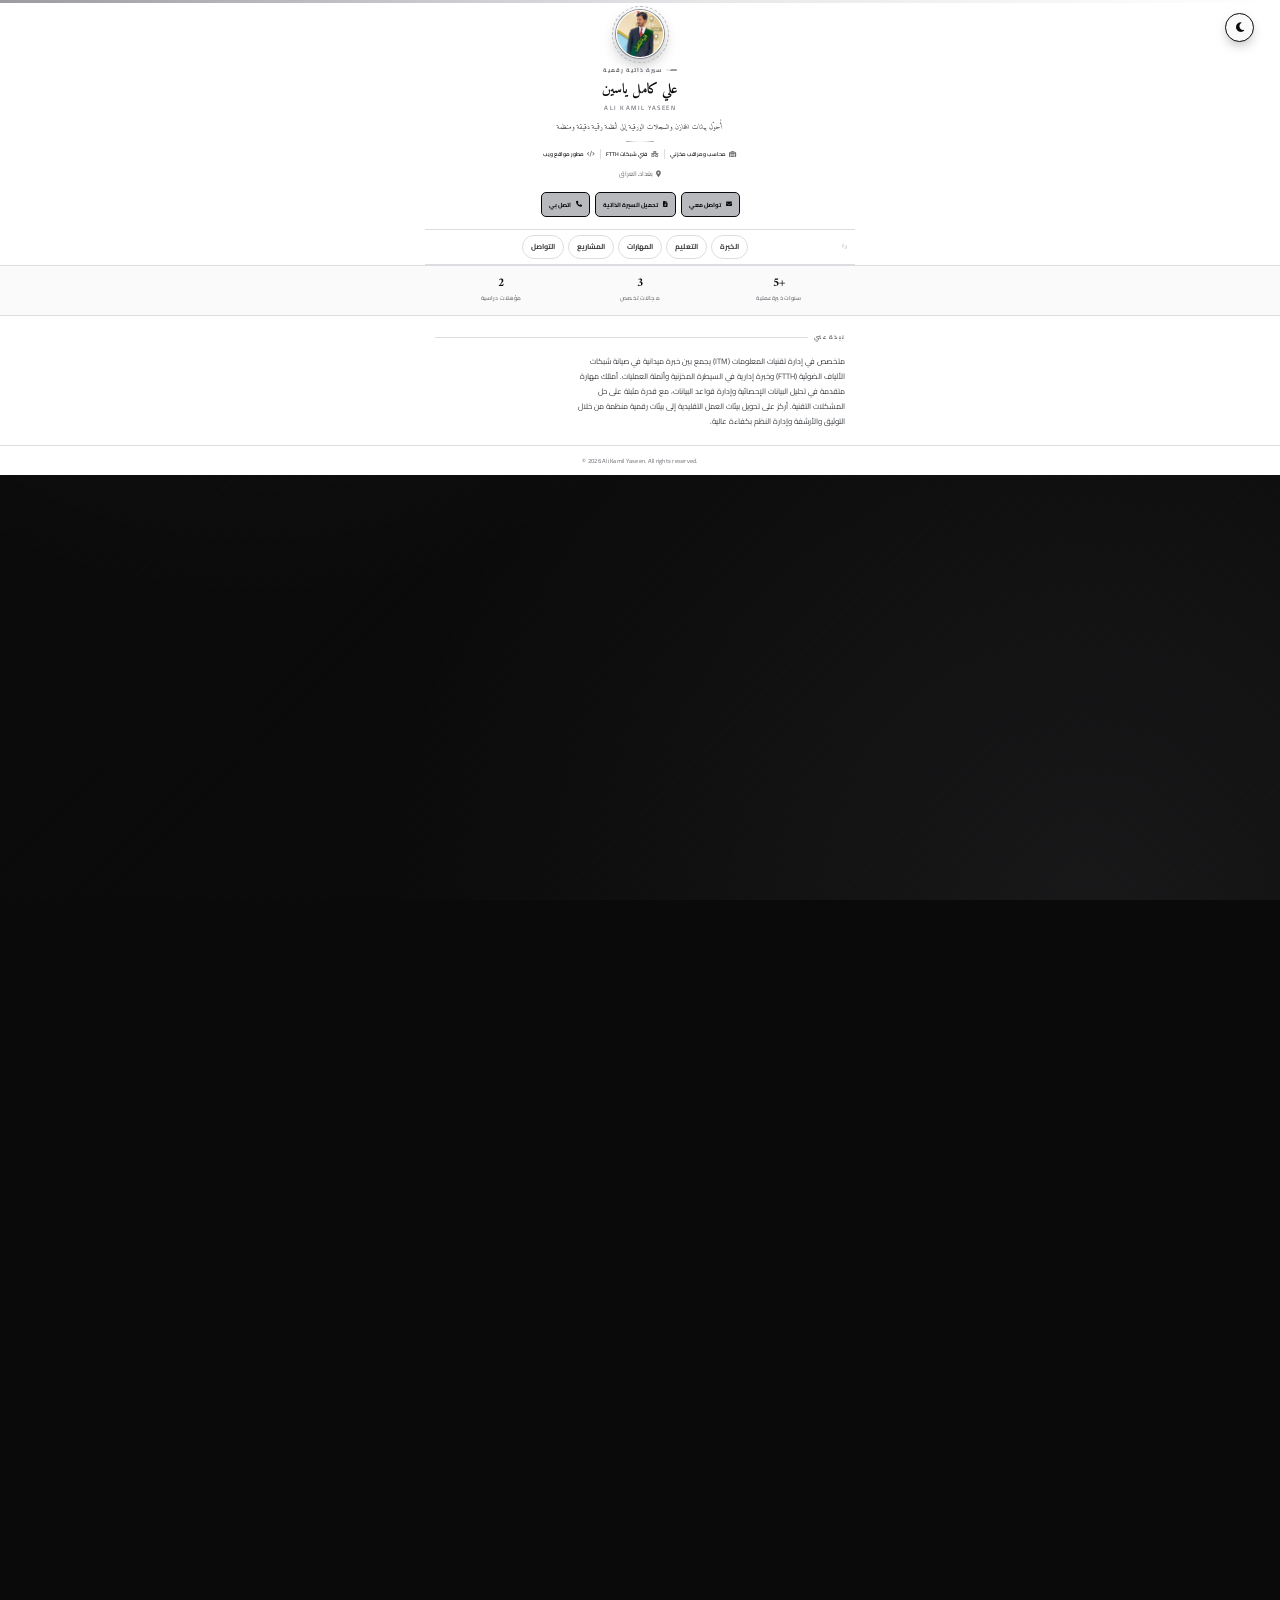
<file: index.html>
<!DOCTYPE html>
<html lang="ar" dir="rtl">
<head>
  <meta charset="UTF-8">
  <title>علي كامل ياسين | Ali Kamil</title>
  <meta name="description" content="علي كامل ياسين - محاسب سيطرة مخزنية، فني شبكات FTTH، بكالوريوس إدارة تقنيات المعلومات">
  <meta name="viewport" content="width=device-width, initial-scale=1">
  <link rel="canonical" href="https://lo-oxll.github.io/ali/">
  <link rel="icon" href="favicon.jpeg" type="image/jpeg">
  <link rel="apple-touch-icon" href="apple-touch-icon.png">
  <link rel="manifest" href="manifest.json">
  <meta name="theme-color" content="#0a0a0b">

  <!-- Open Graph / Twitter Card — update the URLs above if the site is hosted at a different address -->
  <meta property="og:type" content="profile">
  <meta property="og:title" content="علي كامل ياسين | Ali Kamil">
  <meta property="og:description" content="محاسب ومراقب مخزني، فني شبكات FTTH، ومطور مواقع ويب — بغداد، العراق">
  <meta property="og:image" content="https://lo-oxll.github.io/ali/og-image.jpeg">
  <meta property="og:url" content="https://lo-oxll.github.io/ali/">
  <meta property="og:locale" content="ar_IQ">
  <meta name="twitter:card" content="summary_large_image">
  <meta name="twitter:title" content="علي كامل ياسين | Ali Kamil">
  <meta name="twitter:description" content="محاسب ومراقب مخزني، فني شبكات FTTH، ومطور مواقع ويب — بغداد، العراق">
  <meta name="twitter:image" content="https://lo-oxll.github.io/ali/og-image.jpeg">

  <script type="application/ld+json">
  {
    "@context": "https://schema.org",
    "@type": "Person",
    "name": "Ali Kamil Yaseen",
    "alternateName": "علي كامل ياسين",
    "jobTitle": "محاسب ومراقب مخزني",
    "address": { "@type": "PostalAddress", "addressLocality": "بغداد", "addressCountry": "IQ" },
    "email": "mailto:alikamilyaseen@gmail.com",
    "telephone": "+9647733456798",
    "url": "https://lo-oxll.github.io/ali/",
    "image": "https://lo-oxll.github.io/ali/og-image.jpeg",
    "worksFor": {
      "@type": "Organization",
      "name": "مطبعة شهداء الشرطة — وزارة الداخلية"
    },
    "alumniOf": [
      {
        "@type": "CollegeOrUniversity",
        "name": "الجامعة التقنية الوسطى — الكلية التقنية الإدارية"
      },
      {
        "@type": "CollegeOrUniversity",
        "name": "الجامعة التقنية الوسطى — معهد الإدارة، الرصافة"
      }
    ],
    "sameAs": [
      "https://github.com/lo-oxll",
      "https://www.linkedin.com/in/alikamilyaseen",
      "https://www.instagram.com/lo_oxll",
      "https://www.facebook.com/profile.php?id=100010347520733",
      "https://t.me/lo_oxll",
      "https://twitch.tv/lo_oxll"
    ]
  }
  </script>

  <link rel="preconnect" href="https://fonts.googleapis.com">
  <link rel="preconnect" href="https://fonts.gstatic.com" crossorigin>
  <link href="https://fonts.googleapis.com/css2?family=Amiri:wght@400;700&family=Cairo:wght@400;500;600;700&display=swap" rel="stylesheet">
  <link rel="stylesheet" href="https://cdnjs.cloudflare.com/ajax/libs/font-awesome/6.5.2/css/all.min.css">
  <link rel="stylesheet" href="styles.css">
  <script>
    (function () {
      try {
        var saved = localStorage.getItem('theme');
        var theme = saved || (window.matchMedia('(prefers-color-scheme: dark)').matches ? 'dark' : 'light');
        document.documentElement.setAttribute('data-theme', theme);
      } catch (e) {}
    })();
  </script>
</head>

<body>
  <main class="card" id="card">
    <div class="card__band"></div>

    <!-- ============ HERO ============ -->
    <section class="hero" id="hero">
      <div class="seal">
        <picture>
          <source srcset="avatar-96.webp 96w, avatar-128.webp 128w, avatar-256.webp 256w" sizes="96px" type="image/webp">
          <img class="seal__img" srcset="avatar-96.jpeg 96w, avatar-128.jpeg 128w, avatar-256.jpeg 256w" sizes="96px" src="avatar-96.jpeg" alt="علي كامل ياسين" width="96" height="96" loading="eager" fetchpriority="high">
        </picture>
      </div>

      <div class="hero__eyebrow"><span class="ribbon" aria-hidden="true"></span> سيرة ذاتية رقمية</div>

      <h1>علي كامل ياسين</h1>
      <div class="name-en" lang="en" dir="ltr">Ali Kamil Yaseen</div>

      <p class="tagline">أُحوّل بيانات المخازن والسجلات الورقية إلى أنظمة رقمية دقيقة ومنظمة</p>

      <div class="rule"></div>

      <div class="roles">
        <span class="role-badge"><i class="fa-solid fa-warehouse" aria-hidden="true"></i> محاسب ومراقب مخزني</span>
        <span class="role-badge"><i class="fa-solid fa-network-wired" aria-hidden="true"></i> فني شبكات FTTH</span>
        <span class="role-badge"><i class="fa-solid fa-code" aria-hidden="true"></i> مطور مواقع ويب</span>
      </div>

      <div class="hero__location">
        <i class="fa-solid fa-location-dot" aria-hidden="true"></i>
        بغداد، العراق
      </div>

      <div class="hero__ctas">
        <a class="cta-btn cta-btn--primary" href="mailto:alikamilyaseen@gmail.com">
          <i class="fa-solid fa-envelope" aria-hidden="true"></i> تواصل معي
        </a>
        <a class="cta-btn cta-btn--primary" href="cv-ali-kamil-yaseen.pdf" download="Ali-Kamil-Yaseen-CV.pdf">
          <i class="fa-solid fa-file-arrow-down" aria-hidden="true"></i> تحميل السيرة الذاتية
        </a>
        <a class="cta-btn cta-btn--primary" href="tel:+9647733456798">
          <i class="fa-solid fa-phone" aria-hidden="true"></i> اتصل بي
        </a>
      </div>
    </section>

    <!-- ============ SECTION NAV (tabs) ============ -->
    <nav class="site-nav" aria-label="التنقل بين الأقسام">
      <a class="site-nav__mark" href="#hero" aria-label="الرئيسية">
        <span class="dot" aria-hidden="true"></span>
      </a>
      <div class="site-nav__links" role="tablist">
        <button class="site-nav__link" type="button" data-tab-target="experience" role="tab" aria-selected="false" aria-controls="experience">الخبرة</button>
        <button class="site-nav__link" type="button" data-tab-target="education" role="tab" aria-selected="false" aria-controls="education">التعليم</button>
        <button class="site-nav__link" type="button" data-tab-target="skills" role="tab" aria-selected="false" aria-controls="skills">المهارات</button>
        <button class="site-nav__link" type="button" data-tab-target="projects" role="tab" aria-selected="false" aria-controls="projects">المشاريع</button>
        <a class="site-nav__link" href="https://lo-oxll.github.io/lo_oxl/" target="_blank" rel="noopener noreferrer">التواصل</a>
      </div>
    </nav>

    <button class="theme-toggle" id="themeToggle" type="button" aria-label="تبديل الوضع الليلي والنهاري">
      <i class="fa-solid fa-sun" aria-hidden="true"></i>
      <i class="fa-solid fa-moon" aria-hidden="true"></i>
    </button>

    <!-- ============ STATS ============ -->
    <section class="stats" aria-label="لمحة سريعة">
      <div class="stats__inner">
        <div class="stat">
          <div class="stat__num">+5</div>
          <div class="stat__label">سنوات خبرة عملية</div>
        </div>
        <div class="stat">
          <div class="stat__num">3</div>
          <div class="stat__label">مجالات تخصص</div>
        </div>
        <div class="stat">
          <div class="stat__num">2</div>
          <div class="stat__label">مؤهلات دراسية</div>
        </div>
      </div>
    </section>

    <!-- ============ TAB PANELS ============ -->
    <div class="tab-panels" id="tabPanels" aria-live="polite">

    <!-- ============ ABOUT (always visible, not a tab) ============ -->
    <section class="section about is-static" id="about">
      <div class="section-label">نبذة عني</div>
      <p>
        متخصص في إدارة تقنيات المعلومات (ITM) يجمع بين خبرة ميدانية في صيانة شبكات
        الألياف الضوئية (FTTH) وخبرة إدارية في السيطرة المخزنية وأتمتة العمليات.
        أمتلك مهارة متقدمة في تحليل البيانات الإحصائية وإدارة قواعد البيانات، مع قدرة
        مثبتة على حل المشكلات التقنية. أركز على تحويل بيئات العمل التقليدية إلى بيئات
        رقمية منظمة من خلال التوثيق والأرشفة وإدارة النظم بكفاءة عالية.
      </p>
    </section>

    <!-- ============ EXPERIENCE ============ -->
    <section class="section experience tab-panel" id="experience" role="tabpanel" hidden>
      <div class="section-label">الخبرة المهنية</div>
      <ul class="timeline">
        <li>
          <div class="timeline__date">يناير 2026 – الآن</div>
          <div class="timeline__role">محاسب ومراقب مخزني وحسابات</div>
          <div class="timeline__org">مطبعة شهداء الشرطة — وزارة الداخلية، بغداد</div>
          <ul class="timeline__list">
            <li>إدارة وتنظيم حركة المخزون والسيطرة على الصادرات والواردات</li>
            <li>إجراء الجرد الدوري ومطابقة البيانات الحسابية والمخزنية</li>
            <li>أتمتة السجلات الورقية وتحويلها إلى تقارير رقمية دقيقة</li>
          </ul>
        </li>
        <li>
          <div class="timeline__date">حزيران 2021 – أكتوبر 2025</div>
          <div class="timeline__role">فني شبكات ضوئية (FTTH)</div>
          <div class="timeline__org">شركات اتصالات — مواقع متعددة، بغداد</div>
          <ul class="timeline__list">
            <li>تنفيذ وصيانة تمديدات الكابل الضوئي لضمان استقرار الخدمة</li>
            <li>تشخيص الأعطال الفنية الميدانية وإجراء عمليات اللحام والفحص التقني</li>
            <li>العمل ضمن فرق الدعم الفني للبنى التحتية لشبكات الاتصالات</li>
          </ul>
        </li>
        <li>
          <div class="timeline__date">تموز 2020 – مايو 2021</div>
          <div class="timeline__role">موظف مبيعات</div>
          <div class="timeline__org">محل ذهب برازيلي (مجوهرات)، بغداد</div>
          <ul class="timeline__list">
            <li>إدارة عمليات البيع المباشر وضمان دقة الحسابات المالية اليومية</li>
            <li>تطوير مهارات التواصل مع الزبائن وتقديم استشارات حول المنتجات</li>
            <li>تنظيم المعروضات وإدارة العهود والموجودات بدقة عالية</li>
          </ul>
        </li>
      </ul>
    </section>

    <!-- ============ EDUCATION ============ -->
    <section class="section education tab-panel" id="education" role="tabpanel" hidden>
      <div class="section-label">التعليم</div>
      <div class="edu-list">
        <div class="edu-item">
          <div class="edu-item__icon"><i class="fa-solid fa-graduation-cap" aria-hidden="true"></i></div>
          <div>
            <div class="edu-item__degree">بكالوريوس إدارة تقنيات المعلومات (IT Management)</div>
            <div class="edu-item__place">الكلية التقنية الإدارية — الجامعة التقنية الوسطى، بغداد</div>
            <div class="edu-item__date">2023 – 2026</div>
          </div>
        </div>
        <div class="edu-item">
          <div class="edu-item__icon"><i class="fa-solid fa-award" aria-hidden="true"></i></div>
          <div>
            <div class="edu-item__degree">دبلوم تقنيات الإحصاء — فرع المعلوماتية</div>
            <div class="edu-item__place">معهد الإدارة، الرصافة — الجامعة التقنية الوسطى، بغداد</div>
            <div class="edu-item__date">2021 – 2023</div>
          </div>
        </div>
      </div>
    </section>

    <!-- ============ SKILLS ============ -->
    <section class="section skills tab-panel" id="skills" role="tabpanel" hidden>
      <div class="section-label">المهارات</div>

      <div class="skill-group">
        <div class="skill-group__title">تقنية</div>
        <div class="skill-tags">
          <span class="skill-tag">إدارة قواعد البيانات</span>
          <span class="skill-tag">تحليل البيانات (SPSS)</span>
          <span class="skill-tag">الأرشفة الرقمية</span>
          <span class="skill-tag">Microsoft Office</span>
          <span class="skill-tag">أدوات الذكاء الاصطناعي</span>
        </div>
      </div>

      <div class="skill-group">
        <div class="skill-group__title">إدارية</div>
        <div class="skill-tags">
          <span class="skill-tag">الرقابة والسيطرة المخزنية</span>
          <span class="skill-tag">أتمتة العمليات</span>
          <span class="skill-tag">إعداد الموازنات التقديرية</span>
        </div>
      </div>

      <div class="skill-group">
        <div class="skill-group__title">ميدانية</div>
        <div class="skill-tags">
          <span class="skill-tag">تمديد وصيانة شبكات FTTH</span>
          <span class="skill-tag">صيانة كاميرات المراقبة (CCTV)</span>
        </div>
      </div>
    </section>

    <!-- ============ PROJECTS ============ -->
    <section class="section projects tab-panel" id="projects" role="tabpanel" hidden>
      <div class="section-label">المشاريع على GitHub</div>
      <p class="contact-lead">جميع المستودعات العامة في حسابي — بعضها أنظمة إدارة مخازن وحسابات، وبعضها متاجر إلكترونية ومشاريع تجريبية.</p>
            <div class="project-grid">
        <div class="project-card project-card--skeleton" aria-hidden="true"></div>
        <div class="project-card project-card--skeleton" aria-hidden="true"></div>
        <div class="project-card project-card--skeleton" aria-hidden="true"></div>
      </div>

      <a class="cta-btn cta-btn--ghost project-grid__more" href="https://github.com/lo-oxll?tab=repositories" target="_blank" rel="noopener noreferrer">
        <i class="fa-brands fa-github" aria-hidden="true"></i> عرض كل المستودعات على GitHub
      </a>
    </section>

    <!-- ============ CONTACT ============ -->
    <section class="section contact tab-panel" id="contact" role="tabpanel" hidden>
      <div class="section-label">التواصل</div>
      <p class="contact-lead">متاح للتواصل بخصوص فرص العمل أو المشاريع المشتركة. أسرع وسيلة هي البريد الإلكتروني أو الهاتف.</p>

      <div class="link-grid">
        <a class="btn" href="mailto:alikamilyaseen@gmail.com">
          <span class="icon"><i class="fa-solid fa-envelope" aria-hidden="true"></i></span> E-mail
        </a>
        <a class="btn" href="tel:+9647733456798">
          <span class="icon"><i class="fa-solid fa-phone" aria-hidden="true"></i></span> Phone
        </a>
        <a class="btn" href="https://www.linkedin.com/in/alikamilyaseen" target="_blank" rel="noopener noreferrer">
          <span class="icon"><i class="fa-brands fa-linkedin-in" aria-hidden="true"></i></span> LinkedIn
        </a>
        <a class="btn" href="https://github.com/lo-oxll" target="_blank" rel="noopener noreferrer">
          <span class="icon"><i class="fa-brands fa-github" aria-hidden="true"></i></span> GitHub
        </a>
        <a class="btn" href="https://www.instagram.com/lo_oxll?igsh=MWx0dmxpbTU3bXlyNQ%3D%3D&utm_source=qr" target="_blank" rel="noopener noreferrer">
          <span class="icon"><i class="fa-brands fa-instagram" aria-hidden="true"></i></span> Instagram
        </a>
        <a class="btn" href="https://www.facebook.com/profile.php?id=100010347520733" target="_blank" rel="noopener noreferrer">
          <span class="icon"><i class="fa-brands fa-facebook-f" aria-hidden="true"></i></span> Facebook
        </a>
        <a class="btn" href="https://t.me/lo_oxll" target="_blank" rel="noopener noreferrer">
          <span class="icon"><i class="fa-brands fa-telegram" aria-hidden="true"></i></span> Telegram
        </a>
        <a class="btn" href="https://discord.com/users/994903778153201676" target="_blank" rel="noopener noreferrer">
          <span class="icon"><i class="fa-brands fa-discord" aria-hidden="true"></i></span> Discord
        </a>
        <a class="btn" href="https://twitch.tv/lo_oxll" target="_blank" rel="noopener noreferrer">
          <span class="icon"><i class="fa-brands fa-twitch" aria-hidden="true"></i></span> Twitch
        </a>
      </div>
    </section>

    </div>

    <div class="card__footer">
      <span>© 2026 Ali Kamil Yaseen. All rights reserved.</span>
    </div>

    <a href="#hero" class="skip-top" aria-label="العودة إلى الأعلى">
      <i class="fa-solid fa-arrow-up" aria-hidden="true"></i>
    </a>
  </main>

  <script src="script.js"></script>
</body>
</html>
</file>
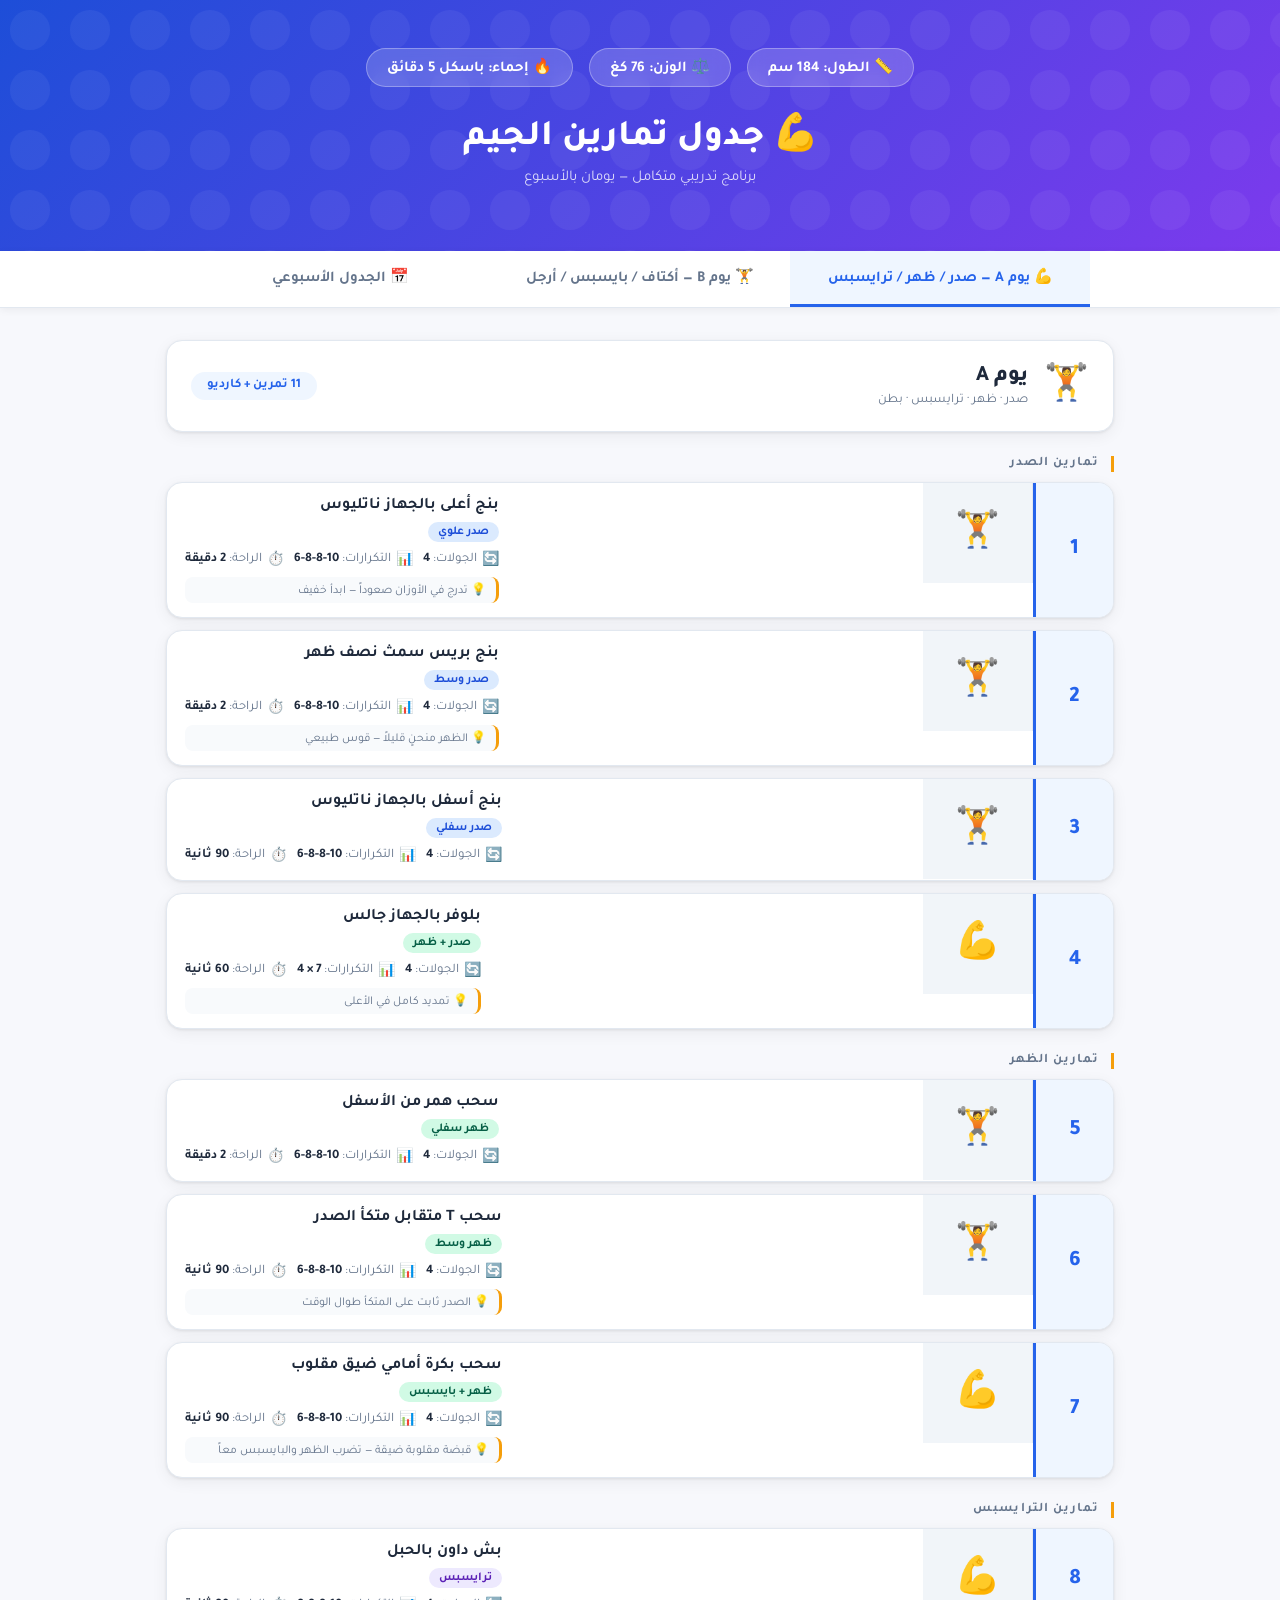
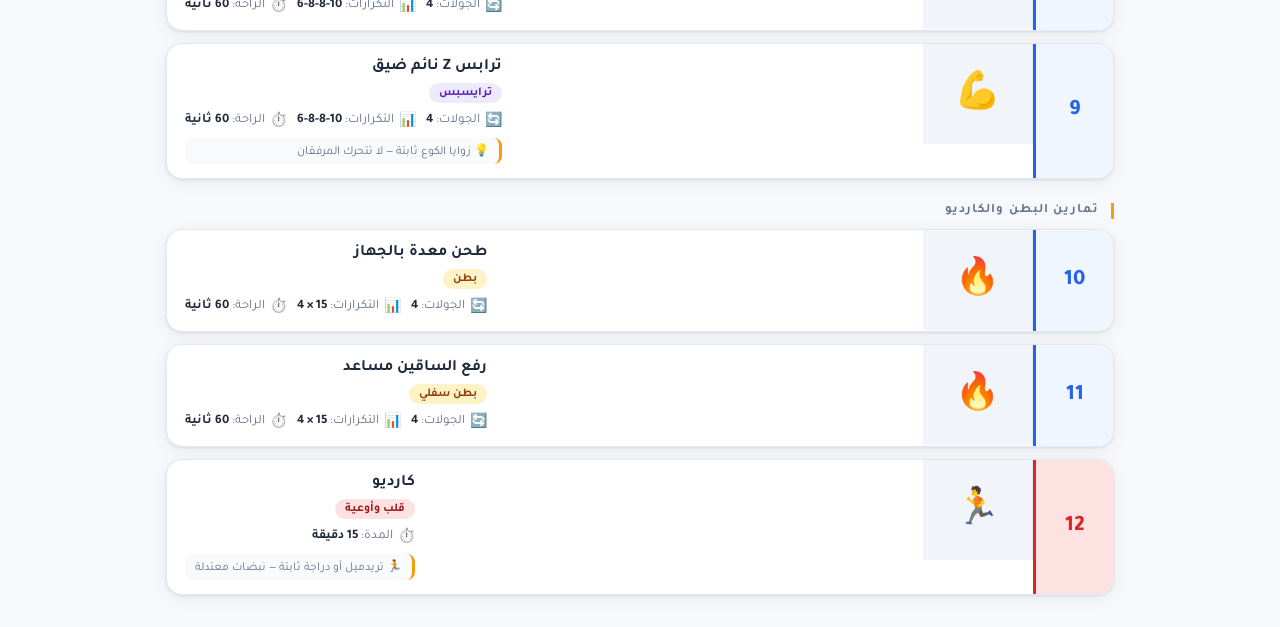
<file: ali.html>
<!DOCTYPE html>
<html lang="ar" dir="rtl">
<head>
<meta charset="UTF-8">
<meta name="viewport" content="width=device-width, initial-scale=1.0">
<title>جدول تمارين الجيم</title>
<link href="https://fonts.googleapis.com/css2?family=Tajawal:wght@300;400;500;700;800&display=swap" rel="stylesheet">
<style>
  :root {
    --bg: #F7F8FC;
    --card: #FFFFFF;
    --primary: #2563EB;
    --primary-light: #EFF6FF;
    --secondary: #7C3AED;
    --secondary-light: #F5F3FF;
    --accent: #F59E0B;
    --accent-light: #FFFBEB;
    --green: #059669;
    --green-light: #ECFDF5;
    --red: #DC2626;
    --text: #1E293B;
    --text-muted: #64748B;
    --border: #E2E8F0;
    --shadow: 0 1px 3px rgba(0,0,0,.08), 0 4px 16px rgba(0,0,0,.06);
    --shadow-lg: 0 8px 32px rgba(0,0,0,.1);
    --radius: 16px;
  }
  * { box-sizing: border-box; margin: 0; padding: 0; }
  body {
    font-family: 'Tajawal', sans-serif;
    background: var(--bg);
    color: var(--text);
    min-height: 100vh;
  }

  /* ── Header ── */
  .hero {
    background: linear-gradient(135deg, #1D4ED8 0%, #7C3AED 100%);
    padding: 48px 24px 64px;
    text-align: center;
    position: relative;
    overflow: hidden;
  }
  .hero::before {
    content: '';
    position: absolute; inset: 0;
    background: url("data:image/svg+xml,%3Csvg width='60' height='60' viewBox='0 0 60 60' xmlns='http://www.w3.org/2000/svg'%3E%3Cg fill='none' fill-rule='evenodd'%3E%3Cg fill='%23ffffff' fill-opacity='0.05'%3E%3Ccircle cx='30' cy='30' r='20'/%3E%3C/g%3E%3C/g%3E%3C/svg%3E");
  }
  .hero-stats {
    display: flex; gap: 16px; justify-content: center; flex-wrap: wrap; margin-bottom: 24px;
  }
  .stat-pill {
    background: rgba(255,255,255,.18);
    border: 1px solid rgba(255,255,255,.3);
    backdrop-filter: blur(8px);
    padding: 8px 20px; border-radius: 100px;
    color: #fff; font-size: 15px; font-weight: 600;
  }
  .hero h1 { font-size: 36px; font-weight: 800; color: #fff; position: relative; }
  .hero p { color: rgba(255,255,255,.8); font-size: 15px; margin-top: 8px; position: relative; }

  /* ── Tabs ── */
  .tabs-wrap { background: var(--card); border-bottom: 1px solid var(--border); position: sticky; top: 0; z-index: 10; box-shadow: 0 2px 8px rgba(0,0,0,.06); }
  .tabs { display: flex; max-width: 900px; margin: 0 auto; }
  .tab {
    flex: 1; padding: 16px; text-align: center; font-weight: 700; font-size: 15px;
    cursor: pointer; border-bottom: 3px solid transparent; color: var(--text-muted);
    transition: all .2s; user-select: none;
  }
  .tab:hover { color: var(--primary); background: var(--primary-light); }
  .tab.active { color: var(--primary); border-bottom-color: var(--primary); background: var(--primary-light); }
  .tab.tab-b.active { color: var(--secondary); border-bottom-color: var(--secondary); background: var(--secondary-light); }
  .tab.tab-b:hover { color: var(--secondary); background: var(--secondary-light); }
  .tab.tab-w.active { color: var(--accent); border-bottom-color: var(--accent); background: var(--accent-light); }
  .tab.tab-w:hover { color: var(--accent); background: var(--accent-light); }

  /* ── Content ── */
  .content { max-width: 980px; margin: 32px auto; padding: 0 16px; }
  .section { display: none; }
  .section.active { display: block; animation: fadeIn .3s ease; }
  @keyframes fadeIn { from { opacity:0; transform:translateY(8px); } to { opacity:1; transform:translateY(0); } }

  /* ── Day header ── */
  .day-header {
    display: flex; align-items: center; gap: 16px;
    background: var(--card); border-radius: var(--radius);
    padding: 20px 24px; margin-bottom: 20px;
    box-shadow: var(--shadow); border: 1px solid var(--border);
  }
  .day-icon { font-size: 36px; }
  .day-title { font-size: 22px; font-weight: 800; }
  .day-sub { font-size: 13px; color: var(--text-muted); margin-top: 3px; }
  .day-badge {
    margin-right: auto; padding: 6px 16px; border-radius: 100px;
    font-size: 13px; font-weight: 700;
  }
  .badge-a { background: var(--primary-light); color: var(--primary); }
  .badge-b { background: var(--secondary-light); color: var(--secondary); }

  /* ── Exercise Card ── */
  .exercise-card {
    background: var(--card); border-radius: var(--radius);
    border: 1px solid var(--border); box-shadow: var(--shadow);
    margin-bottom: 12px; overflow: hidden;
    display: grid; grid-template-columns: 80px 1fr auto;
    transition: box-shadow .2s, transform .15s;
  }
  .exercise-card:hover { box-shadow: var(--shadow-lg); transform: translateY(-2px); }

  .ex-num {
    display: flex; align-items: center; justify-content: center;
    font-size: 22px; font-weight: 800; color: var(--primary);
    background: var(--primary-light); min-width: 80px;
    border-left: 3px solid var(--primary);
  }
  .ex-num.purple { color: var(--secondary); background: var(--secondary-light); border-color: var(--secondary); }

  .ex-img-wrap {
    width: 110px; min-width: 110px;
    background: #f1f5f9;
    display: flex; align-items: center; justify-content: center; overflow: hidden;
    border-right: 1px solid var(--border);
  }
  .ex-img-wrap img {
    width: 100%; height: 100%; object-fit: cover;
    transition: transform .3s;
  }
  .exercise-card:hover .ex-img-wrap img { transform: scale(1.05); }
  .ex-img-placeholder {
    font-size: 36px; text-align: center;
  }

  .ex-body { padding: 14px 18px; flex: 1; }
  .ex-name { font-size: 16px; font-weight: 700; margin-bottom: 6px; }
  .ex-muscle {
    display: inline-block; font-size: 12px; font-weight: 600;
    padding: 3px 10px; border-radius: 100px; margin-bottom: 8px;
  }
  .muscle-chest { background: #DBEAFE; color: #1D4ED8; }
  .muscle-back  { background: #D1FAE5; color: #065F46; }
  .muscle-tri   { background: #EDE9FE; color: #5B21B6; }
  .muscle-abs   { background: #FEF3C7; color: #92400E; }
  .muscle-cardio{ background: #FEE2E2; color: #991B1B; }
  .muscle-shoulder{ background: #CFFAFE; color: #0E7490; }
  .muscle-bi    { background: #FFE4E6; color: #9F1239; }
  .muscle-leg   { background: #F3E8FF; color: #6B21A8; }
  .muscle-calf  { background: #ECFDF5; color: #065F46; }
  .muscle-trap  { background: #E0F2FE; color: #0369A1; }

  .ex-stats { display: flex; gap: 10px; flex-wrap: wrap; }
  .ex-stat {
    display: flex; align-items: center; gap: 5px;
    font-size: 13px; color: var(--text-muted);
  }
  .ex-stat strong { color: var(--text); font-weight: 700; }
  .ex-stat .icon { font-size: 14px; }

  .ex-note {
    margin-top: 7px; font-size: 12px; color: var(--text-muted);
    background: #F8FAFC; border-radius: 8px; padding: 5px 10px;
    border-right: 3px solid var(--accent);
  }

  /* ── Weekly Schedule ── */
  .week-grid { display: grid; grid-template-columns: repeat(7, 1fr); gap: 10px; margin-bottom: 32px; }
  .week-day {
    border-radius: 14px; padding: 16px 10px; text-align: center;
    border: 1px solid var(--border); box-shadow: var(--shadow);
  }
  .week-day .day-label { font-size: 12px; font-weight: 600; color: var(--text-muted); margin-bottom: 6px; }
  .week-day .day-type { font-size: 13px; font-weight: 700; }
  .week-day.type-a { background: var(--primary-light); border-color: #BFDBFE; }
  .week-day.type-a .day-type { color: var(--primary); }
  .week-day.type-b { background: var(--secondary-light); border-color: #DDD6FE; }
  .week-day.type-b .day-type { color: var(--secondary); }
  .week-day.type-rest { background: #F8FAFC; }
  .week-day.type-rest .day-type { color: var(--text-muted); }

  .tips-grid { display: grid; grid-template-columns: repeat(auto-fit, minmax(240px, 1fr)); gap: 14px; }
  .tip-card {
    background: var(--card); border-radius: var(--radius);
    border: 1px solid var(--border); padding: 18px 20px;
    box-shadow: var(--shadow); display: flex; gap: 14px; align-items: flex-start;
  }
  .tip-icon { font-size: 28px; }
  .tip-title { font-size: 14px; font-weight: 700; margin-bottom: 4px; }
  .tip-val { font-size: 13px; color: var(--text-muted); }

  @media (max-width: 640px) {
    .exercise-card { grid-template-columns: 52px 90px 1fr; }
    .ex-num { min-width: 52px; font-size: 18px; }
    .ex-img-wrap { width: 90px; min-width: 90px; }
    .week-grid { grid-template-columns: repeat(4, 1fr); }
    .hero h1 { font-size: 26px; }
  }

  .section-title {
    font-size: 13px; font-weight: 700; text-transform: uppercase;
    letter-spacing: .08em; color: var(--text-muted);
    margin: 24px 0 10px; padding-right: 12px;
    border-right: 3px solid var(--accent);
  }
</style>
</head>
<body>

<div class="hero">
  <div class="hero-stats">
    <span class="stat-pill">📏 الطول: 184 سم</span>
    <span class="stat-pill">⚖️ الوزن: 76 كغ</span>
    <span class="stat-pill">🔥 إحماء: باسكل 5 دقائق</span>
  </div>
  <h1>💪 جدول تمارين الجيم</h1>
  <p>برنامج تدريبي متكامل — يومان بالأسبوع</p>
</div>

<div class="tabs-wrap">
  <div class="tabs">
    <div class="tab active" onclick="showTab('a')">💪 يوم A — صدر / ظهر / ترايسبس</div>
    <div class="tab tab-b" onclick="showTab('b')">🏋️ يوم B — أكتاف / بايسبس / أرجل</div>
    <div class="tab tab-w" onclick="showTab('w')">📅 الجدول الأسبوعي</div>
  </div>
</div>

<div class="content">

  <!-- ===== DAY A ===== -->
  <div class="section active" id="sec-a">
    <div class="day-header">
      <div class="day-icon">🏋️</div>
      <div>
        <div class="day-title">يوم A</div>
        <div class="day-sub">صدر · ظهر · ترايسبس · بطن</div>
      </div>
      <span class="day-badge badge-a">11 تمرين + كارديو</span>
    </div>

    <div class="section-title">تمارين الصدر</div>

    <!-- 1 -->
    <div class="exercise-card">
      <div class="ex-num">1</div>
      <div class="ex-img-wrap" style="height:100px">
        <img src="https://www.inspireusafoundation.org/wp-content/uploads/2022/11/machine-chest-press.gif" alt="بنج أعلى ناتليوس" onerror="this.parentElement.innerHTML='<div class=ex-img-placeholder>🏋️</div>'">
      </div>
      <div class="ex-body">
        <div class="ex-name">بنج أعلى بالجهاز ناتليوس</div>
        <span class="ex-muscle muscle-chest">صدر علوي</span>
        <div class="ex-stats">
          <div class="ex-stat"><span class="icon">🔄</span><span>الجولات: <strong>4</strong></span></div>
          <div class="ex-stat"><span class="icon">📊</span><span>التكرارات: <strong>10-8-8-6</strong></span></div>
          <div class="ex-stat"><span class="icon">⏱️</span><span>الراحة: <strong>2 دقيقة</strong></span></div>
        </div>
        <div class="ex-note">💡 تدرج في الأوزان صعوداً — ابدأ خفيف</div>
      </div>
    </div>

    <!-- 2 -->
    <div class="exercise-card">
      <div class="ex-num">2</div>
      <div class="ex-img-wrap" style="height:100px">
        <img src="https://www.inspireusafoundation.org/wp-content/uploads/2022/11/smith-machine-bench-press.gif" alt="بنج بريس سمث" onerror="this.parentElement.innerHTML='<div class=ex-img-placeholder>🏋️</div>'">
      </div>
      <div class="ex-body">
        <div class="ex-name">بنج بريس سمث نصف ظهر</div>
        <span class="ex-muscle muscle-chest">صدر وسط</span>
        <div class="ex-stats">
          <div class="ex-stat"><span class="icon">🔄</span><span>الجولات: <strong>4</strong></span></div>
          <div class="ex-stat"><span class="icon">📊</span><span>التكرارات: <strong>10-8-8-6</strong></span></div>
          <div class="ex-stat"><span class="icon">⏱️</span><span>الراحة: <strong>2 دقيقة</strong></span></div>
        </div>
        <div class="ex-note">💡 الظهر منحنٍ قليلاً — قوس طبيعي</div>
      </div>
    </div>

    <!-- 3 -->
    <div class="exercise-card">
      <div class="ex-num">3</div>
      <div class="ex-img-wrap" style="height:100px">
        <img src="https://www.inspireusafoundation.org/wp-content/uploads/2022/11/machine-decline-chest-press.gif" alt="بنج أسفل ناتليوس" onerror="this.parentElement.innerHTML='<div class=ex-img-placeholder>🏋️</div>'">
      </div>
      <div class="ex-body">
        <div class="ex-name">بنج أسفل بالجهاز ناتليوس</div>
        <span class="ex-muscle muscle-chest">صدر سفلي</span>
        <div class="ex-stats">
          <div class="ex-stat"><span class="icon">🔄</span><span>الجولات: <strong>4</strong></span></div>
          <div class="ex-stat"><span class="icon">📊</span><span>التكرارات: <strong>10-8-8-6</strong></span></div>
          <div class="ex-stat"><span class="icon">⏱️</span><span>الراحة: <strong>90 ثانية</strong></span></div>
        </div>
      </div>
    </div>

    <!-- 4 -->
    <div class="exercise-card">
      <div class="ex-num">4</div>
      <div class="ex-img-wrap" style="height:100px">
        <img src="https://www.inspireusafoundation.org/wp-content/uploads/2022/11/machine-pullover.gif" alt="بلوفر جالس" onerror="this.parentElement.innerHTML='<div class=ex-img-placeholder>💪</div>'">
      </div>
      <div class="ex-body">
        <div class="ex-name">بلوفر بالجهاز جالس</div>
        <span class="ex-muscle muscle-back">صدر + ظهر</span>
        <div class="ex-stats">
          <div class="ex-stat"><span class="icon">🔄</span><span>الجولات: <strong>4</strong></span></div>
          <div class="ex-stat"><span class="icon">📊</span><span>التكرارات: <strong>7 × 4</strong></span></div>
          <div class="ex-stat"><span class="icon">⏱️</span><span>الراحة: <strong>60 ثانية</strong></span></div>
        </div>
        <div class="ex-note">💡 تمديد كامل في الأعلى</div>
      </div>
    </div>

    <div class="section-title">تمارين الظهر</div>

    <!-- 5 -->
    <div class="exercise-card">
      <div class="ex-num">5</div>
      <div class="ex-img-wrap" style="height:100px">
        <img src="https://www.inspireusafoundation.org/wp-content/uploads/2022/09/seated-cable-row.gif" alt="سحب همر من الأسفل" onerror="this.parentElement.innerHTML='<div class=ex-img-placeholder>🏋️</div>'">
      </div>
      <div class="ex-body">
        <div class="ex-name">سحب همر من الأسفل</div>
        <span class="ex-muscle muscle-back">ظهر سفلي</span>
        <div class="ex-stats">
          <div class="ex-stat"><span class="icon">🔄</span><span>الجولات: <strong>4</strong></span></div>
          <div class="ex-stat"><span class="icon">📊</span><span>التكرارات: <strong>10-8-8-6</strong></span></div>
          <div class="ex-stat"><span class="icon">⏱️</span><span>الراحة: <strong>2 دقيقة</strong></span></div>
        </div>
      </div>
    </div>

    <!-- 6 -->
    <div class="exercise-card">
      <div class="ex-num">6</div>
      <div class="ex-img-wrap" style="height:100px">
        <img src="https://www.inspireusafoundation.org/wp-content/uploads/2022/11/chest-supported-t-bar-row.gif" alt="سحب T متكأ الصدر" onerror="this.parentElement.innerHTML='<div class=ex-img-placeholder>🏋️</div>'">
      </div>
      <div class="ex-body">
        <div class="ex-name">سحب T متقابل متكأ الصدر</div>
        <span class="ex-muscle muscle-back">ظهر وسط</span>
        <div class="ex-stats">
          <div class="ex-stat"><span class="icon">🔄</span><span>الجولات: <strong>4</strong></span></div>
          <div class="ex-stat"><span class="icon">📊</span><span>التكرارات: <strong>10-8-8-6</strong></span></div>
          <div class="ex-stat"><span class="icon">⏱️</span><span>الراحة: <strong>90 ثانية</strong></span></div>
        </div>
        <div class="ex-note">💡 الصدر ثابت على المتكأ طوال الوقت</div>
      </div>
    </div>

    <!-- 7 -->
    <div class="exercise-card">
      <div class="ex-num">7</div>
      <div class="ex-img-wrap" style="height:100px">
        <img src="https://www.inspireusafoundation.org/wp-content/uploads/2022/11/reverse-grip-lat-pulldown.gif" alt="بكرة ضيق مقلوب" onerror="this.parentElement.innerHTML='<div class=ex-img-placeholder>💪</div>'">
      </div>
      <div class="ex-body">
        <div class="ex-name">سحب بكرة أمامي ضيق مقلوب</div>
        <span class="ex-muscle muscle-back">ظهر + بايسبس</span>
        <div class="ex-stats">
          <div class="ex-stat"><span class="icon">🔄</span><span>الجولات: <strong>4</strong></span></div>
          <div class="ex-stat"><span class="icon">📊</span><span>التكرارات: <strong>10-8-8-6</strong></span></div>
          <div class="ex-stat"><span class="icon">⏱️</span><span>الراحة: <strong>90 ثانية</strong></span></div>
        </div>
        <div class="ex-note">💡 قبضة مقلوبة ضيقة — تضرب الظهر والبايسبس معاً</div>
      </div>
    </div>

    <div class="section-title">تمارين الترايسبس</div>

    <!-- 8 -->
    <div class="exercise-card">
      <div class="ex-num">8</div>
      <div class="ex-img-wrap" style="height:100px">
        <img src="https://www.inspireusafoundation.org/wp-content/uploads/2022/11/cable-pushdown-rope.gif" alt="بش داون بالحبل" onerror="this.parentElement.innerHTML='<div class=ex-img-placeholder>💪</div>'">
      </div>
      <div class="ex-body">
        <div class="ex-name">بش داون بالحبل</div>
        <span class="ex-muscle muscle-tri">ترايسبس</span>
        <div class="ex-stats">
          <div class="ex-stat"><span class="icon">🔄</span><span>الجولات: <strong>4</strong></span></div>
          <div class="ex-stat"><span class="icon">📊</span><span>التكرارات: <strong>10-8-8-6</strong></span></div>
          <div class="ex-stat"><span class="icon">⏱️</span><span>الراحة: <strong>60 ثانية</strong></span></div>
        </div>
      </div>
    </div>

    <!-- 9 -->
    <div class="exercise-card">
      <div class="ex-num">9</div>
      <div class="ex-img-wrap" style="height:100px">
        <img src="https://www.inspireusafoundation.org/wp-content/uploads/2022/11/lying-triceps-extension.gif" alt="ترابس Z نائم" onerror="this.parentElement.innerHTML='<div class=ex-img-placeholder>💪</div>'">
      </div>
      <div class="ex-body">
        <div class="ex-name">ترابس Z نائم ضيق</div>
        <span class="ex-muscle muscle-tri">ترايسبس</span>
        <div class="ex-stats">
          <div class="ex-stat"><span class="icon">🔄</span><span>الجولات: <strong>4</strong></span></div>
          <div class="ex-stat"><span class="icon">📊</span><span>التكرارات: <strong>10-8-8-6</strong></span></div>
          <div class="ex-stat"><span class="icon">⏱️</span><span>الراحة: <strong>60 ثانية</strong></span></div>
        </div>
        <div class="ex-note">💡 زوايا الكوع ثابتة — لا تتحرك المرفقان</div>
      </div>
    </div>

    <div class="section-title">تمارين البطن والكارديو</div>

    <!-- 10 -->
    <div class="exercise-card">
      <div class="ex-num">10</div>
      <div class="ex-img-wrap" style="height:100px">
        <img src="https://www.inspireusafoundation.org/wp-content/uploads/2022/11/cable-crunch.gif" alt="طحن معدة" onerror="this.parentElement.innerHTML='<div class=ex-img-placeholder>🔥</div>'">
      </div>
      <div class="ex-body">
        <div class="ex-name">طحن معدة بالجهاز</div>
        <span class="ex-muscle muscle-abs">بطن</span>
        <div class="ex-stats">
          <div class="ex-stat"><span class="icon">🔄</span><span>الجولات: <strong>4</strong></span></div>
          <div class="ex-stat"><span class="icon">📊</span><span>التكرارات: <strong>15 × 4</strong></span></div>
          <div class="ex-stat"><span class="icon">⏱️</span><span>الراحة: <strong>60 ثانية</strong></span></div>
        </div>
      </div>
    </div>

    <!-- 11 -->
    <div class="exercise-card">
      <div class="ex-num">11</div>
      <div class="ex-img-wrap" style="height:100px">
        <img src="https://www.inspireusafoundation.org/wp-content/uploads/2022/09/hanging-leg-raises.gif" alt="رفع الساقين" onerror="this.parentElement.innerHTML='<div class=ex-img-placeholder>🔥</div>'">
      </div>
      <div class="ex-body">
        <div class="ex-name">رفع الساقين مساعد</div>
        <span class="ex-muscle muscle-abs">بطن سفلي</span>
        <div class="ex-stats">
          <div class="ex-stat"><span class="icon">🔄</span><span>الجولات: <strong>4</strong></span></div>
          <div class="ex-stat"><span class="icon">📊</span><span>التكرارات: <strong>15 × 4</strong></span></div>
          <div class="ex-stat"><span class="icon">⏱️</span><span>الراحة: <strong>60 ثانية</strong></span></div>
        </div>
      </div>
    </div>

    <!-- 12 cardio -->
    <div class="exercise-card">
      <div class="ex-num" style="background:#FEE2E2;color:#DC2626;border-color:#DC2626;">12</div>
      <div class="ex-img-wrap" style="height:100px">
        <img src="https://www.inspireusafoundation.org/wp-content/uploads/2022/03/treadmill-running.gif" alt="كارديو" onerror="this.parentElement.innerHTML='<div class=ex-img-placeholder>🏃</div>'">
      </div>
      <div class="ex-body">
        <div class="ex-name">كارديو</div>
        <span class="ex-muscle muscle-cardio">قلب وأوعية</span>
        <div class="ex-stats">
          <div class="ex-stat"><span class="icon">⏱️</span><span>المدة: <strong>15 دقيقة</strong></span></div>
        </div>
        <div class="ex-note">🏃 تريدميل أو دراجة ثابتة — نبضات معتدلة</div>
      </div>
    </div>
  </div>

  <!-- ===== DAY B ===== -->
  <div class="section" id="sec-b">
    <div class="day-header">
      <div class="day-icon">🏋️</div>
      <div>
        <div class="day-title">يوم B</div>
        <div class="day-sub">أكتاف · بايسبس · أرجل · بطن</div>
      </div>
      <span class="day-badge badge-b">11 تمرين + كارديو</span>
    </div>

    <div class="section-title">تمارين الأرجل</div>

    <!-- 1 -->
    <div class="exercise-card">
      <div class="ex-num purple">1</div>
      <div class="ex-img-wrap" style="height:100px">
        <img src="https://www.inspireusafoundation.org/wp-content/uploads/2022/09/seated-calf-raises.gif" alt="ترابس سيقان" onerror="this.parentElement.innerHTML='<div class=ex-img-placeholder>🦵</div>'">
      </div>
      <div class="ex-body">
        <div class="ex-name">ترابس سيقان</div>
        <span class="ex-muscle muscle-trap">ترابيزيوس</span>
        <div class="ex-stats">
          <div class="ex-stat"><span class="icon">🔄</span><span>الجولات: <strong>4</strong></span></div>
          <div class="ex-stat"><span class="icon">📊</span><span>التكرارات: <strong>10-8-8-6</strong></span></div>
          <div class="ex-stat"><span class="icon">⏱️</span><span>الراحة: <strong>90 ثانية</strong></span></div>
        </div>
      </div>
    </div>

    <!-- 2 -->
    <div class="exercise-card">
      <div class="ex-num purple">2</div>
      <div class="ex-img-wrap" style="height:100px">
        <img src="https://www.inspireusafoundation.org/wp-content/uploads/2023/03/leg-press.gif" alt="دفع ماكنة وسط" onerror="this.parentElement.innerHTML='<div class=ex-img-placeholder>🦵</div>'">
      </div>
      <div class="ex-body">
        <div class="ex-name">دفع ماكنة وسط</div>
        <span class="ex-muscle muscle-leg">أكتاف أمامي</span>
        <div class="ex-stats">
          <div class="ex-stat"><span class="icon">🔄</span><span>الجولات: <strong>4</strong></span></div>
          <div class="ex-stat"><span class="icon">📊</span><span>التكرارات: <strong>10-8-8-6</strong></span></div>
          <div class="ex-stat"><span class="icon">⏱️</span><span>الراحة: <strong>2 دقيقة</strong></span></div>
        </div>
      </div>
    </div>

    <!-- 3 -->
    <div class="exercise-card">
      <div class="ex-num purple">3</div>
      <div class="ex-img-wrap" style="height:100px">
        <img src="https://www.inspireusafoundation.org/wp-content/uploads/2022/09/lying-leg-curl.gif" alt="كرل سيقان نائم" onerror="this.parentElement.innerHTML='<div class=ex-img-placeholder>🦵</div>'">
      </div>
      <div class="ex-body">
        <div class="ex-name">كرل سيقان نائم</div>
        <span class="ex-muscle muscle-leg">أوتار الركبة</span>
        <div class="ex-stats">
          <div class="ex-stat"><span class="icon">🔄</span><span>الجولات: <strong>4</strong></span></div>
          <div class="ex-stat"><span class="icon">📊</span><span>التكرارات: <strong>10-8-8-6</strong></span></div>
          <div class="ex-stat"><span class="icon">⏱️</span><span>الراحة: <strong>90 ثانية</strong></span></div>
        </div>
      </div>
    </div>

    <!-- 4 -->
    <div class="exercise-card">
      <div class="ex-num purple">4</div>
      <div class="ex-img-wrap" style="height:100px">
        <img src="https://www.inspireusafoundation.org/wp-content/uploads/2023/06/adductor-machine.gif" alt="دواخل" onerror="this.parentElement.innerHTML='<div class=ex-img-placeholder>🦵</div>'">
      </div>
      <div class="ex-body">
        <div class="ex-name">دواخل (تمرين المقربات)</div>
        <span class="ex-muscle muscle-leg">داخل الفخذ</span>
        <div class="ex-stats">
          <div class="ex-stat"><span class="icon">🔄</span><span>الجولات: <strong>4</strong></span></div>
          <div class="ex-stat"><span class="icon">📊</span><span>التكرارات: <strong>10-8-8-6</strong></span></div>
          <div class="ex-stat"><span class="icon">⏱️</span><span>الراحة: <strong>90 ثانية</strong></span></div>
        </div>
        <div class="ex-note">💡 بعد كرل السيقان مباشرة</div>
      </div>
    </div>

    <!-- 5 -->
    <div class="exercise-card">
      <div class="ex-num purple">5</div>
      <div class="ex-img-wrap" style="height:100px">
        <img src="https://www.inspireusafoundation.org/wp-content/uploads/2022/09/standing-calf-raises.gif" alt="كولف واقف" onerror="this.parentElement.innerHTML='<div class=ex-img-placeholder>🦵</div>'">
      </div>
      <div class="ex-body">
        <div class="ex-name">كولف واقف</div>
        <span class="ex-muscle muscle-calf">ربلة الساق</span>
        <div class="ex-stats">
          <div class="ex-stat"><span class="icon">🔄</span><span>الجولات: <strong>4</strong></span></div>
          <div class="ex-stat"><span class="icon">📊</span><span>التكرارات: <strong>10 × 4</strong></span></div>
          <div class="ex-stat"><span class="icon">⏱️</span><span>الراحة: <strong>60 ثانية</strong></span></div>
        </div>
        <div class="ex-note">💡 نطاق حركة كامل — تمديد في الأسفل</div>
      </div>
    </div>

    <div class="section-title">تمارين الأكتاف</div>

    <!-- 6 -->
    <div class="exercise-card">
      <div class="ex-num purple">6</div>
      <div class="ex-img-wrap" style="height:100px">
        <img src="https://www.inspireusafoundation.org/wp-content/uploads/2022/11/seated-smith-machine-shoulder-press.gif" alt="ضغط سمث" onerror="this.parentElement.innerHTML='<div class=ex-img-placeholder>💪</div>'">
      </div>
      <div class="ex-body">
        <div class="ex-name">ضغط أمامي سمث وسط جالس</div>
        <span class="ex-muscle muscle-shoulder">أكتاف</span>
        <div class="ex-stats">
          <div class="ex-stat"><span class="icon">🔄</span><span>الجولات: <strong>4</strong></span></div>
          <div class="ex-stat"><span class="icon">📊</span><span>التكرارات: <strong>10-8-8-6</strong></span></div>
          <div class="ex-stat"><span class="icon">⏱️</span><span>الراحة: <strong>2 دقيقة</strong></span></div>
        </div>
      </div>
    </div>

    <!-- 7 -->
    <div class="exercise-card">
      <div class="ex-num purple">7</div>
      <div class="ex-img-wrap" style="height:100px">
        <img src="https://www.inspireusafoundation.org/wp-content/uploads/2022/11/machine-shoulder-press.gif" alt="ضغط بالجهاز" onerror="this.parentElement.innerHTML='<div class=ex-img-placeholder>💪</div>'">
      </div>
      <div class="ex-body">
        <div class="ex-name">ضغط بالجهاز متقابل جالس</div>
        <span class="ex-muscle muscle-shoulder">أكتاف</span>
        <div class="ex-stats">
          <div class="ex-stat"><span class="icon">🔄</span><span>الجولات: <strong>4</strong></span></div>
          <div class="ex-stat"><span class="icon">📊</span><span>التكرارات: <strong>10-8-8-6</strong></span></div>
          <div class="ex-stat"><span class="icon">⏱️</span><span>الراحة: <strong>90 ثانية</strong></span></div>
        </div>
      </div>
    </div>

    <!-- 8 -->
    <div class="exercise-card">
      <div class="ex-num purple">8</div>
      <div class="ex-img-wrap" style="height:100px">
        <img src="https://www.inspireusafoundation.org/wp-content/uploads/2022/11/cable-upright-row.gif" alt="سحب سلك للرقبة" onerror="this.parentElement.innerHTML='<div class=ex-img-placeholder>💪</div>'">
      </div>
      <div class="ex-body">
        <div class="ex-name">سحب سلك ضيق للرقبة</div>
        <span class="ex-muscle muscle-shoulder">رأس الكتف</span>
        <div class="ex-stats">
          <div class="ex-stat"><span class="icon">🔄</span><span>الجولات: <strong>4</strong></span></div>
          <div class="ex-stat"><span class="icon">📊</span><span>التكرارات: <strong>7 × 4</strong></span></div>
          <div class="ex-stat"><span class="icon">⏱️</span><span>الراحة: <strong>60 ثانية</strong></span></div>
        </div>
        <div class="ex-note">💡 اسحب للذقن — المرفقان فوق الأكتاف</div>
      </div>
    </div>

    <div class="section-title">تمارين البايسبس</div>

    <!-- 9 -->
    <div class="exercise-card">
      <div class="ex-num purple">9</div>
      <div class="ex-img-wrap" style="height:100px">
        <img src="https://www.inspireusafoundation.org/wp-content/uploads/2022/09/ez-bar-curl.gif" alt="كرل Z" onerror="this.parentElement.innerHTML='<div class=ex-img-placeholder>💪</div>'">
      </div>
      <div class="ex-body">
        <div class="ex-name">كرل Z وسط واقف</div>
        <span class="ex-muscle muscle-bi">بايسبس</span>
        <div class="ex-stats">
          <div class="ex-stat"><span class="icon">🔄</span><span>الجولات: <strong>4</strong></span></div>
          <div class="ex-stat"><span class="icon">📊</span><span>التكرارات: <strong>10-8-8-6</strong></span></div>
          <div class="ex-stat"><span class="icon">⏱️</span><span>الراحة: <strong>90 ثانية</strong></span></div>
        </div>
      </div>
    </div>

    <!-- 10 -->
    <div class="exercise-card">
      <div class="ex-num purple">10</div>
      <div class="ex-img-wrap" style="height:100px">
        <img src="https://www.inspireusafoundation.org/wp-content/uploads/2022/09/alternating-dumbbell-curl.gif" alt="كرل لاري مفرد" onerror="this.parentElement.innerHTML='<div class=ex-img-placeholder>💪</div>'">
      </div>
      <div class="ex-body">
        <div class="ex-name">كرل دمبلز لاري مفرد</div>
        <span class="ex-muscle muscle-bi">بايسبس</span>
        <div class="ex-stats">
          <div class="ex-stat"><span class="icon">🔄</span><span>الجولات: <strong>4</strong></span></div>
          <div class="ex-stat"><span class="icon">📊</span><span>التكرارات: <strong>10-8-8-6</strong></span></div>
          <div class="ex-stat"><span class="icon">⏱️</span><span>الراحة: <strong>60 ثانية</strong></span></div>
        </div>
        <div class="ex-note">💡 تبادل بين اليدين — تركيز كامل</div>
      </div>
    </div>

    <!-- 11 superset -->
    <div class="exercise-card">
      <div class="ex-num purple">11</div>
      <div class="ex-img-wrap" style="height:100px">
        <img src="https://www.inspireusafoundation.org/wp-content/uploads/2022/09/reverse-barbell-curl.gif" alt="كرل مقلوب" onerror="this.parentElement.innerHTML='<div class=ex-img-placeholder>💪</div>'">
      </div>
      <div class="ex-body">
        <div class="ex-name">مساعد بالجهاز + كرل حديد مقلوب</div>
        <span class="ex-muscle muscle-bi">بايسبس + ساعد</span>
        <div class="ex-stats">
          <div class="ex-stat"><span class="icon">🔄</span><span>الجولات: <strong>4</strong></span></div>
          <div class="ex-stat"><span class="icon">📊</span><span>التكرارات: <strong>10 × 4</strong></span></div>
          <div class="ex-stat"><span class="icon">⏱️</span><span>الراحة: <strong>60 ثانية</strong></span></div>
        </div>
        <div class="ex-note">🔥 سوبر ست — بدون راحة بين التمرينين</div>
      </div>
    </div>

    <!-- 12 cardio -->
    <div class="exercise-card">
      <div class="ex-num" style="background:#FEE2E2;color:#DC2626;border-color:#DC2626;">12</div>
      <div class="ex-img-wrap" style="height:100px">
        <img src="https://www.inspireusafoundation.org/wp-content/uploads/2022/03/treadmill-running.gif" alt="كارديو" onerror="this.parentElement.innerHTML='<div class=ex-img-placeholder>🏃</div>'">
      </div>
      <div class="ex-body">
        <div class="ex-name">كارديو</div>
        <span class="ex-muscle muscle-cardio">قلب وأوعية</span>
        <div class="ex-stats">
          <div class="ex-stat"><span class="icon">⏱️</span><span>المدة: <strong>15 دقيقة</strong></span></div>
        </div>
        <div class="ex-note">🏃 تريدميل أو دراجة ثابتة</div>
      </div>
    </div>
  </div>

  <!-- ===== WEEKLY ===== -->
  <div class="section" id="sec-w">
    <div class="section-title">توزيع الأسبوع</div>
    <div class="week-grid">
      <div class="week-day type-a"><div class="day-label">اليوم 1</div><div class="day-type">💪 يوم A</div></div>
      <div class="week-day type-b"><div class="day-label">اليوم 2</div><div class="day-type">🏋️ يوم B</div></div>
      <div class="week-day type-rest"><div class="day-label">اليوم 3</div><div class="day-type">😴 راحة</div></div>
      <div class="week-day type-a"><div class="day-label">اليوم 4</div><div class="day-type">💪 يوم A</div></div>
      <div class="week-day type-b"><div class="day-label">اليوم 5</div><div class="day-type">🏋️ يوم B</div></div>
      <div class="week-day type-rest"><div class="day-label">اليوم 6</div><div class="day-type">😴 راحة</div></div>
      <div class="week-day type-rest"><div class="day-label">اليوم 7</div><div class="day-type">😴 راحة</div></div>
    </div>

    <div class="section-title">نصائح مهمة</div>
    <div class="tips-grid">
      <div class="tip-card"><div class="tip-icon">🥩</div><div><div class="tip-title">البروتين</div><div class="tip-val">150–160 غرام يومياً (2 غ/كغ)</div></div></div>
      <div class="tip-card"><div class="tip-icon">💧</div><div><div class="tip-title">الماء</div><div class="tip-val">2.5 – 3 لتر يومياً</div></div></div>
      <div class="tip-card"><div class="tip-icon">😴</div><div><div class="tip-title">النوم</div><div class="tip-val">7 – 8 ساعات للتعافي</div></div></div>
      <div class="tip-card"><div class="tip-icon">⬆️</div><div><div class="tip-title">التقدم</div><div class="tip-val">زد الأوزان تدريجياً كل أسبوعين</div></div></div>
      <div class="tip-card"><div class="tip-icon">🔥</div><div><div class="tip-title">الإحماء</div><div class="tip-val">باسكل 5 دقائق قبل كل جلسة</div></div></div>
      <div class="tip-card"><div class="tip-icon">⚖️</div><div><div class="tip-title">بياناتك</div><div class="tip-val">184 سم · 76 كغ — استمر بالبناء التدريجي</div></div></div>
    </div>
  </div>

</div>

<script>
function showTab(id) {
  document.querySelectorAll('.section').forEach(s => s.classList.remove('active'));
  document.querySelectorAll('.tab').forEach(t => t.classList.remove('active'));
  document.getElementById('sec-' + id).classList.add('active');
  const tabs = document.querySelectorAll('.tab');
  const map = { a: 0, b: 1, w: 2 };
  tabs[map[id]].classList.add('active');
}
</script>
</body>
</html>
</file>
<file: styles.css>
/* ============================================
   Design tokens — Black / White / Silver
   (unchanged palette — only structure/typography evolved)
   ============================================ */
:root {
  --black: #0a0a0b;
  --charcoal: #1c1d1f;
  --white: #ffffff;
  --paper: #fafafa;
  --silver: #b7b9bd;
  --silver-light: #e2e3e6;
  --silver-dark: #8a8c91;
  --line: #dcdde0;
  --text: #3c3e42;
  --text-soft: #6b6d72;

  --metal-gradient: linear-gradient(115deg, #9a9ca1 0%, #e7e8ea 28%, #ffffff 50%, #e7e8ea 72%, #9a9ca1 100%);
  --metal-gradient-diag: repeating-linear-gradient(-45deg, #9a9ca1 0 10px, #e7e8ea 10px 20px, #ffffff 20px 30px, #e7e8ea 30px 40px, #9a9ca1 40px 50px);

  --radius-card: 10px;
  --radius-btn: 10px;
  --max-width: 860px;

  --space-1: 0.5rem;
  --space-2: 0.875rem;
  --space-3: 1.5rem;
  --space-4: 2rem;
  --space-5: 3rem;

  --bg-page: var(--black);
  --bg-card: var(--white);
  --bg-alt: var(--paper);
  --bg-btn: var(--paper);
  --bg-btn-hover: var(--white);
  --fg-heading: var(--black);
  --fg-body: var(--text);
  --fg-muted: var(--text-soft);
  --border-line: var(--line);
  --border-strong: var(--black);
  --icon-bg: var(--black);
  --icon-fg: var(--white);
  --nav-bg: rgba(255, 255, 255, 0.72);
}

[data-theme='dark'] {
  --bg-page: #000000;
  --bg-card: #17181a;
  --bg-alt: #101113;
  --bg-btn: #1f2023;
  --bg-btn-hover: #27282b;
  --fg-heading: #f5f5f6;
  --fg-body: #d7d8da;
  --fg-muted: #9a9ca1;
  --border-line: #2c2d30;
  --border-strong: #e2e3e6;
  --icon-bg: #e2e3e6;
  --icon-fg: #0a0a0b;
  --nav-bg: rgba(23, 24, 26, 0.72);
}

/* ============================================
   Reset
   ============================================ */
* { margin: 0; padding: 0; box-sizing: border-box; }
html { height: 100%; -webkit-text-size-adjust: 100%; scroll-behavior: smooth; }
body { min-height: 100%; min-height: 100dvh; }
img { max-width: 100%; display: block; }
a { color: inherit; }
button { font: inherit; }

@media (prefers-reduced-motion: reduce) {
  html { scroll-behavior: auto; }
}

/* ============================================
   Base layout
   ============================================ */
body {
  font-family: 'Cairo', 'Segoe UI', Tahoma, sans-serif;
  background:
    radial-gradient(circle at 20% 0%, rgba(255, 255, 255, 0.05), transparent 45%),
    radial-gradient(circle at 85% 100%, rgba(183, 185, 189, 0.08), transparent 50%),
    var(--bg-page);
  color: var(--fg-body);
  display: flex;
  justify-content: center;
  align-items: stretch;
  transition: background-color 0.3s ease, color 0.3s ease;
}

body::before {
  content: '';
  position: fixed;
  inset: 0;
  background-image: repeating-linear-gradient(
    135deg, transparent 0, transparent 2px,
    rgba(255, 255, 255, 0.015) 3px, transparent 4px
  );
  pointer-events: none;
}

/* ============================================
   Card / page shell
   ============================================ */
.card {
  position: relative;
  width: 100%;
  max-width: none;
  min-height: 100dvh;
  min-height: 100vh;
  background: var(--bg-card);
  overflow: hidden auto;
  opacity: 0;
  transform: translateY(14px);
  display: flex;
  flex-direction: column;
  transition: background-color 0.3s ease;
}

.card.is-visible { animation: rise 0.7s cubic-bezier(0.2, 0.7, 0.2, 1) forwards; }
@keyframes rise { to { opacity: 1; transform: translateY(0); } }

.card__band { height: 6px; background: var(--metal-gradient); background-size: 200% 100%; flex-shrink: 0; }

/* ============================================
   Sticky nav
   ============================================ */
.site-nav {
  position: sticky;
  top: 0;
  z-index: 30;
  display: flex;
  align-items: center;
  justify-content: space-between;
  gap: 10px;
  padding: 10px 16px;
  background: var(--nav-bg);
  backdrop-filter: blur(14px) saturate(1.4);
  -webkit-backdrop-filter: blur(14px) saturate(1.4);
  border-top: 1px solid var(--border-line);
  border-bottom: 1px solid var(--border-line);
  margin: 0 auto;
  max-width: var(--max-width);
  width: 100%;
}

.site-nav__mark {
  display: flex;
  align-items: center;
  justify-content: center;
  padding: 8px;
  margin: -8px;
  flex-shrink: 0;
  text-decoration: none;
  border-radius: 50%;
}

.site-nav__mark .dot {
  width: 10px;
  height: 10px;
  border-radius: 50%;
  background: var(--metal-gradient);
  flex-shrink: 0;
}

.site-nav__links {
  display: flex;
  gap: 8px;
  overflow-x: auto;
  scrollbar-width: none;
  -ms-overflow-style: none;
  flex: 1;
  justify-content: center;
}
.site-nav__links::-webkit-scrollbar { display: none; }

.site-nav__link {
  flex-shrink: 0;
  padding: 9px 16px;
  border-radius: 30px;
  font-size: 14.5px;
  font-weight: 700;
  color: var(--fg-body);
  text-decoration: none;
  white-space: nowrap;
  border: 1.5px solid var(--border-line);
  background: none;
  cursor: pointer;
  transition: color 0.25s ease, background-color 0.25s ease, border-color 0.25s ease;
  -webkit-tap-highlight-color: transparent;
}

.site-nav__link:hover { color: var(--fg-heading); border-color: var(--silver-dark); }
.site-nav__link.is-active {
  color: var(--icon-fg);
  background: var(--icon-bg);
  border-color: var(--icon-bg);
}
.site-nav__link:focus-visible { outline: 2px solid var(--border-strong); outline-offset: 2px; }

.theme-toggle {
  position: fixed;
  top: max(26px, env(safe-area-inset-top));
  right: max(52px, calc(env(safe-area-inset-right) + 40px));
  z-index: 40;
  width: 58px;
  height: 58px;
  border-radius: 50%;
  border: 1.5px solid var(--border-strong);
  background: var(--bg-btn);
  color: var(--fg-heading);
  display: flex;
  align-items: center;
  justify-content: center;
  font-size: 22px;
  cursor: pointer;
  box-shadow: 0 10px 26px -8px rgba(0, 0, 0, 0.4);
  transition: background-color 0.25s ease, border-color 0.25s ease, transform 0.2s ease, box-shadow 0.25s ease;
  -webkit-tap-highlight-color: transparent;
}

.theme-toggle:hover { border-color: var(--silver-dark); box-shadow: 0 12px 30px -8px rgba(0, 0, 0, 0.45); transform: scale(1.05); }
.theme-toggle:active { transform: scale(0.92); }
.theme-toggle:focus-visible { outline: 2px solid var(--border-strong); outline-offset: 2px; }

.theme-toggle .fa-sun { display: none; }
.theme-toggle .fa-moon { display: block; }
[data-theme='dark'] .theme-toggle .fa-sun { display: block; }
[data-theme='dark'] .theme-toggle .fa-moon { display: none; }

/* ============================================
   Hero
   ============================================ */
.hero {
  position: relative;
  display: flex;
  flex-direction: column;
  align-items: center;
  width: 100%;
  max-width: var(--max-width);
  margin: 0 auto;
  padding: var(--space-2) 20px var(--space-3);
  text-align: center;
  overflow: hidden;
}

.hero > * { position: relative; z-index: 1; }

.seal {
  width: 96px;
  height: 96px;
  margin: 0 auto var(--space-2);
  position: relative;
  display: flex;
  align-items: center;
  justify-content: center;
}

.seal__img {
  width: 100%;
  height: 100%;
  border-radius: 50%;
  object-fit: cover;
  object-position: top center;
  border: 3px solid var(--bg-card);
  box-shadow: 0 0 0 2px var(--silver-dark), 0 12px 28px rgba(0, 0, 0, 0.25);
}

.seal::before {
  content: '';
  position: absolute;
  inset: -9px;
  border-radius: 50%;
  border: 1px dashed var(--silver);
  animation: spin 40s linear infinite;
}

@keyframes spin { to { transform: rotate(360deg); } }

.hero__eyebrow {
  display: inline-flex;
  align-items: center;
  gap: 8px;
  font-size: 11.5px;
  font-weight: 700;
  letter-spacing: 2px;
  text-transform: uppercase;
  color: var(--fg-muted);
  margin-bottom: var(--space-2);
}

.hero__eyebrow .ribbon {
  width: 22px;
  height: 3px;
  background: var(--metal-gradient-diag);
  border-radius: 2px;
}

h1 {
  font-family: 'Amiri', serif;
  font-weight: 700;
  font-size: 28px;
  color: var(--fg-heading);
  letter-spacing: 0.3px;
  margin-bottom: 6px;
  line-height: 1.2;
}

.name-en {
  font-family: 'Cairo', sans-serif;
  font-size: 12.5px;
  letter-spacing: 3px;
  text-transform: uppercase;
  color: var(--fg-muted);
  font-weight: 600;
  margin-bottom: var(--space-2);
}

.tagline {
  font-family: 'Amiri', serif;
  font-style: italic;
  font-size: 14.5px;
  color: var(--fg-body);
  max-width: 46ch;
  line-height: 1.8;
  margin: 0 auto var(--space-2);
}

.rule {
  width: 56px;
  height: 2px;
  background: var(--metal-gradient);
  margin: 0 auto var(--space-2);
  border-radius: 2px;
}

.roles {
  display: flex;
  flex-wrap: nowrap;
  justify-content: center;
  align-items: center;
  gap: 0;
  margin-bottom: var(--space-2);
  overflow-x: auto;
  max-width: 100%;
  scrollbar-width: none;
  -ms-overflow-style: none;
}
.roles::-webkit-scrollbar { display: none; }

.role-badge {
  display: inline-flex;
  align-items: center;
  gap: 7px;
  padding: 0 10px;
  border: none;
  color: var(--fg-heading);
  font-weight: 600;
  font-size: 11px;
  border-radius: 0;
  background: none;
  white-space: nowrap;
  flex: 0 0 auto;
}

.role-badge:not(:last-child) { border-inline-end: 1px solid var(--border-line); }

.role-badge i { color: var(--fg-muted); font-size: 12px; }

.hero__location {
  display: flex;
  align-items: center;
  gap: 6px;
  font-size: 13px;
  color: var(--fg-muted);
  margin-top: 4px;
  margin-bottom: var(--space-3);
}

.hero__ctas {
  display: flex;
  flex-wrap: nowrap;
  justify-content: center;
  gap: 10px;
  overflow-x: auto;
  max-width: 100%;
  scrollbar-width: none;
  -ms-overflow-style: none;
}
.hero__ctas::-webkit-scrollbar { display: none; }

.cta-btn {
  display: inline-flex;
  align-items: center;
  gap: 10px;
  padding: 12px 14px;
  border-radius: var(--radius-btn);
  font-weight: 700;
  font-size: 12px;
  text-decoration: none;
  cursor: pointer;
  border: 1px solid transparent;
  white-space: nowrap;
  flex: 0 0 auto;
  transition: transform 0.2s ease, box-shadow 0.25s ease, background-color 0.25s ease, border-color 0.25s ease;
  -webkit-tap-highlight-color: transparent;
}

.cta-btn--primary {
  background: var(--silver);
  border-color: var(--border-strong);
  color: var(--black);
}
.cta-btn--primary:hover { background: var(--silver-light); box-shadow: 0 10px 24px -10px rgba(0, 0, 0, 0.35); transform: translateY(-2px); }

.cta-btn--ghost {
  background: transparent;
  border-color: var(--border-strong);
  color: var(--fg-heading);
}
.cta-btn--ghost:hover { background: var(--bg-btn); transform: translateY(-2px); }

.cta-btn:active { transform: translateY(0) scale(0.98); }
.cta-btn:focus-visible { outline: 2px solid var(--border-strong); outline-offset: 2px; }

/* ============================================
   Stat strip
   ============================================ */
.stats {
  width: 100%;
  border-top: 1px solid var(--border-line);
  border-bottom: 1px solid var(--border-line);
  background: var(--bg-alt);
}

.stats__inner {
  max-width: var(--max-width);
  margin: 0 auto;
  padding: var(--space-3) 20px;
  display: grid;
  grid-template-columns: repeat(3, 1fr);
  gap: var(--space-2);
  text-align: center;
}

.stat__num {
  font-family: 'Amiri', serif;
  font-weight: 700;
  font-size: 24px;
  color: var(--fg-heading);
  line-height: 1;
  margin-bottom: 6px;
}

.stat__label {
  font-size: 11.5px;
  color: var(--fg-muted);
  font-weight: 600;
  letter-spacing: 0.3px;
}

/* ============================================
   Sections
   ============================================ */
.section {
  width: 100%;
  max-width: var(--max-width);
  margin: 0 auto;
  padding: var(--space-4) 20px;
  scroll-margin-top: 64px;
}

.section-label {
  display: flex;
  align-items: center;
  gap: 12px;
  font-size: 11.5px;
  letter-spacing: 2.5px;
  text-transform: uppercase;
  color: var(--fg-muted);
  font-weight: 700;
  margin-bottom: var(--space-3);
}

.section-label::after {
  content: '';
  flex: 1;
  height: 1px;
  background: var(--border-line);
}

.about p {
  font-size: 15.5px;
  line-height: 1.95;
  color: var(--fg-body);
  max-width: 68ch;
}

/* ============================================
   Timeline (experience)
   ============================================ */
.timeline {
  list-style: none;
  position: relative;
  padding-inline-start: 28px;
}

.timeline::before {
  content: '';
  position: absolute;
  inset-inline-start: 5px;
  top: 6px;
  bottom: 6px;
  width: 1px;
  background: var(--border-line);
}

.timeline li {
  position: relative;
  padding-bottom: var(--space-3);
}

.timeline li:last-child { padding-bottom: 0; }

.timeline li::before {
  content: '';
  position: absolute;
  inset-inline-start: -28px;
  top: 4px;
  width: 11px;
  height: 11px;
  border-radius: 50%;
  background: var(--bg-card);
  border: 2px solid var(--silver-dark);
}

.timeline__date {
  display: inline-flex;
  font-size: 11.5px;
  letter-spacing: 0.4px;
  color: var(--fg-muted);
  font-weight: 700;
  margin-bottom: 6px;
  direction: rtl;
  padding: 3px 10px;
  border-radius: 20px;
  background: var(--bg-alt);
  border: 1px solid var(--border-line);
}

.timeline__role {
  font-weight: 700;
  font-size: 17px;
  color: var(--fg-heading);
  margin-top: 8px;
  margin-bottom: 2px;
}

.timeline__org {
  font-size: 13.5px;
  color: var(--fg-muted);
  margin-bottom: 10px;
}

.timeline__list {
  list-style: none;
  display: flex;
  flex-direction: column;
  gap: 5px;
}

.timeline__list li {
  padding-bottom: 0;
  font-size: 14px;
  line-height: 1.7;
  color: var(--fg-body);
  padding-inline-start: 14px;
  position: relative;
}

.timeline__list li::before {
  content: '';
  position: absolute;
  inset-inline-start: 0;
  top: 10px;
  width: 4px;
  height: 4px;
  border-radius: 50%;
  background: var(--silver-dark);
  border: none;
}

/* ============================================
   Education
   ============================================ */
.edu-list { display: flex; flex-direction: column; gap: var(--space-2); }

.edu-item {
  border: 1px solid var(--border-line);
  border-radius: var(--radius-card);
  padding: 16px 18px;
  display: flex;
  align-items: flex-start;
  gap: 14px;
  transition: border-color 0.25s ease, transform 0.25s ease, box-shadow 0.25s ease;
}
.edu-item:hover {
  border-color: var(--silver-dark);
  transform: translateY(-2px);
  box-shadow: 0 10px 20px -12px rgba(0, 0, 0, 0.25);
}

.edu-item__icon {
  flex-shrink: 0;
  width: 38px;
  height: 38px;
  border-radius: 50%;
  display: flex;
  align-items: center;
  justify-content: center;
  background: var(--icon-bg);
  color: var(--icon-fg);
  font-size: 15px;
}

.edu-item__degree { font-weight: 700; font-size: 15px; color: var(--fg-heading); margin-bottom: 2px; }
.edu-item__place { font-size: 13.5px; color: var(--fg-muted); margin-bottom: 6px; }
.edu-item__date { font-size: 12px; color: var(--fg-muted); letter-spacing: 0.3px; }

/* ============================================
   Skills
   ============================================ */
.skill-group { margin-bottom: var(--space-3); }
.skill-group:last-child { margin-bottom: 0; }

.skill-group__title {
  font-size: 12.5px;
  font-weight: 700;
  color: var(--fg-muted);
  letter-spacing: 1px;
  margin-bottom: 10px;
}

.skill-tags { display: flex; flex-wrap: wrap; gap: 8px; }

.skill-tag {
  font-size: 13px;
  font-weight: 600;
  padding: 8px 16px;
  border-radius: 20px;
  border: 1px solid var(--border-line);
  color: var(--fg-body);
  background: linear-gradient(180deg, rgba(127, 127, 127, 0.05), transparent);
  transition: background-color 0.25s ease, border-color 0.25s ease, transform 0.2s ease, color 0.2s ease;
}
.skill-tag:hover {
  background: var(--metal-gradient);
  color: var(--black);
  border-color: transparent;
  transform: translateY(-2px);
}

/* ============================================
   Projects — GitHub repo grid
   ============================================ */
.project-grid {
  display: flex;
  flex-direction: column;
  gap: 12px;
  margin-bottom: var(--space-3);
}

.project-card {
  display: block;
  padding: 16px 18px;
  border: 1px solid var(--border-line);
  border-radius: var(--radius-card);
  background: var(--bg-btn);
  text-decoration: none;
  color: var(--fg-heading);
  transition: border-color 0.25s ease, transform 0.2s ease, box-shadow 0.25s ease, background-color 0.25s ease;
}

.project-card:hover {
  border-color: var(--silver-dark);
  transform: translateY(-2px);
  box-shadow: 0 10px 20px -12px rgba(0, 0, 0, 0.25);
  background: var(--bg-btn-hover);
}
.project-card:focus-visible { outline: 2px solid var(--border-strong); outline-offset: 2px; }

.project-card__top {
  display: flex;
  align-items: center;
  justify-content: space-between;
  gap: 8px;
  margin-bottom: 6px;
}

.project-card__name {
  font-weight: 700;
  font-size: 13.5px;
  direction: ltr;
  unicode-bidi: embed;
  overflow-wrap: anywhere;
}

.project-card__lang {
  display: inline-flex;
  align-items: center;
  gap: 5px;
  font-size: 10.5px;
  color: var(--fg-muted);
  white-space: nowrap;
  flex-shrink: 0;
}

.lang-dot { width: 8px; height: 8px; border-radius: 50%; display: inline-block; }
.lang-js { background: #f0db4f; }
.lang-html { background: #e34c26; }
.lang-css { background: #563d7c; }

.project-card__desc {
  font-size: 12.5px;
  color: var(--fg-muted);
  line-height: 1.6;
}

.project-grid__more {
  display: inline-flex;
}

/* ============================================
   Contact — link grid
   ============================================ */
.contact-lead {
  font-size: 15px;
  color: var(--fg-body);
  line-height: 1.8;
  margin-bottom: var(--space-3);
  max-width: 60ch;
}

.link-grid {
  display: grid;
  grid-template-columns: repeat(auto-fit, minmax(150px, 1fr));
  gap: 10px;
}

.btn {
  display: flex;
  align-items: center;
  gap: 12px;
  padding: 14px 16px;
  border: 1px solid var(--border-line);
  border-radius: var(--radius-btn);
  background: var(--bg-btn);
  text-decoration: none;
  color: var(--fg-heading);
  font-weight: 600;
  font-size: 13.5px;
  transition: border-color 0.25s ease, background-color 0.25s ease, transform 0.2s ease, box-shadow 0.25s ease;
  -webkit-tap-highlight-color: transparent;
}

.btn .icon {
  width: 32px;
  height: 32px;
  border-radius: 50%;
  display: flex;
  align-items: center;
  justify-content: center;
  background: var(--icon-bg);
  color: var(--icon-fg);
  font-size: 14px;
  flex-shrink: 0;
  transition: background-color 0.25s ease, color 0.25s ease;
}

@media (hover: hover) and (pointer: fine) {
  .btn:hover {
    border-color: var(--silver-dark);
    background: var(--bg-btn-hover);
    transform: translateY(-2px);
    box-shadow: 0 10px 20px -10px rgba(0, 0, 0, 0.25);
  }
  .btn:hover .icon { background: var(--metal-gradient); color: var(--black); }
}

.btn:active { transform: scale(0.98); }
.btn:focus-visible { outline: 2px solid var(--border-strong); outline-offset: 2px; }

/* ============================================
   Footer
   ============================================ */
.card__footer {
  margin-top: auto;
  padding: 18px 20px max(18px, env(safe-area-inset-bottom));
  border-top: 1px solid var(--border-line);
  font-size: 12px;
  letter-spacing: 0.5px;
  color: var(--fg-muted);
  text-align: center;
  display: flex;
  flex-direction: column;
  gap: 4px;
}
.card__footer span { direction: ltr; }

/* ============================================
   Tab panels — one section visible at a time,
   switched via the section nav buttons
   ============================================ */
.tab-panels { width: 100%; }

.tab-panel[hidden] { display: none; }

.tab-panel {
  opacity: 0;
  transform: translateY(22px);
  transition: opacity 0.5s cubic-bezier(0.2, 0.7, 0.2, 1), transform 0.5s cubic-bezier(0.2, 0.7, 0.2, 1);
}
.tab-panel.is-visible { opacity: 1; transform: translateY(0); }

.tab-panel .timeline > li,
.tab-panel .edu-list > .edu-item,
.tab-panel .skill-group,
.tab-panel .skill-tags > .skill-tag,
.tab-panel .link-grid > .btn,
.tab-panel .project-grid > .project-card {
  opacity: 0;
  transform: translateY(14px);
  transition: opacity 0.45s cubic-bezier(0.2, 0.7, 0.2, 1), transform 0.45s cubic-bezier(0.2, 0.7, 0.2, 1);
}

.tab-panel.is-visible .timeline > li,
.tab-panel.is-visible .edu-list > .edu-item,
.tab-panel.is-visible .skill-group,
.tab-panel.is-visible .skill-tags > .skill-tag,
.tab-panel.is-visible .link-grid > .btn,
.tab-panel.is-visible .project-grid > .project-card {
  opacity: 1;
  transform: translateY(0);
}

.tab-panel .timeline > li:nth-child(1) { transition-delay: 0.05s; }
.tab-panel .timeline > li:nth-child(2) { transition-delay: 0.14s; }
.tab-panel .timeline > li:nth-child(3) { transition-delay: 0.23s; }

.tab-panel .edu-list > .edu-item:nth-child(1) { transition-delay: 0.05s; }
.tab-panel .edu-list > .edu-item:nth-child(2) { transition-delay: 0.13s; }

.tab-panel .skill-group:nth-child(1) { transition-delay: 0.05s; }
.tab-panel .skill-group:nth-child(2) { transition-delay: 0.12s; }
.tab-panel .skill-group:nth-child(3) { transition-delay: 0.19s; }

.tab-panel .skill-tags > .skill-tag:nth-child(1) { transition-delay: 0.05s; }
.tab-panel .skill-tags > .skill-tag:nth-child(2) { transition-delay: 0.1s; }
.tab-panel .skill-tags > .skill-tag:nth-child(3) { transition-delay: 0.15s; }
.tab-panel .skill-tags > .skill-tag:nth-child(4) { transition-delay: 0.2s; }
.tab-panel .skill-tags > .skill-tag:nth-child(5) { transition-delay: 0.25s; }

.tab-panel .link-grid > .btn:nth-child(1) { transition-delay: 0.05s; }
.tab-panel .link-grid > .btn:nth-child(2) { transition-delay: 0.09s; }
.tab-panel .link-grid > .btn:nth-child(3) { transition-delay: 0.13s; }
.tab-panel .link-grid > .btn:nth-child(4) { transition-delay: 0.17s; }
.tab-panel .link-grid > .btn:nth-child(5) { transition-delay: 0.21s; }
.tab-panel .link-grid > .btn:nth-child(6) { transition-delay: 0.25s; }
.tab-panel .link-grid > .btn:nth-child(7) { transition-delay: 0.29s; }

.timeline li::before {
  transition: background-color 0.4s ease, border-color 0.4s ease, transform 0.4s ease;
}
.tab-panel.is-visible .timeline > li:nth-child(1)::before { transition-delay: 0.2s; }
.tab-panel.is-visible .timeline > li:nth-child(2)::before { transition-delay: 0.3s; }
.tab-panel.is-visible .timeline > li:nth-child(3)::before { transition-delay: 0.4s; }
.tab-panel.is-visible .timeline > li::before {
  background: var(--metal-gradient);
  border-color: transparent;
  transform: scale(1.15);
}

@media (prefers-reduced-motion: reduce) {
  .card { animation: none !important; opacity: 1 !important; transform: none !important; }
  .seal::before { animation: none; }
  .btn:active, .btn:hover, .cta-btn:hover, .edu-item:hover, .skill-tag:hover { transform: none; }
  .tab-panel,
  .tab-panel .timeline > li,
  .tab-panel .edu-list > .edu-item,
  .tab-panel .skill-group,
  .tab-panel .skill-tags > .skill-tag,
  .tab-panel .link-grid > .btn,
  .tab-panel .project-grid > .project-card,
  .timeline li::before {
    opacity: 1 !important;
    transform: none !important;
    transition: none !important;
  }
}

/* ============================================
   Back-to-top
   ============================================ */
.skip-top {
  position: fixed;
  bottom: max(18px, env(safe-area-inset-bottom));
  inset-inline-end: max(18px, env(safe-area-inset-right));
  z-index: 20;
  width: 42px;
  height: 42px;
  border-radius: 50%;
  border: 1px solid var(--border-line);
  background: var(--bg-btn);
  color: var(--fg-heading);
  display: flex;
  align-items: center;
  justify-content: center;
  font-size: 15px;
  text-decoration: none;
  box-shadow: 0 8px 20px -8px rgba(0, 0, 0, 0.3);
  transition: background-color 0.25s ease, border-color 0.25s ease, transform 0.2s ease, opacity 0.2s ease, visibility 0.2s ease;
  -webkit-tap-highlight-color: transparent;
  opacity: 0;
  visibility: hidden;
  transform: translateY(6px);
  pointer-events: none;
}
.skip-top.is-shown {
  opacity: 1;
  visibility: visible;
  transform: translateY(0);
  pointer-events: auto;
}
.skip-top:hover { border-color: var(--silver-dark); transform: translateY(-2px); }
.skip-top:active { transform: translateY(0) scale(0.94); }
.skip-top:focus-visible { outline: 2px solid var(--border-strong); outline-offset: 2px; }
@media (prefers-reduced-motion: reduce) {
  .skip-top { transition: opacity 0.2s ease, visibility 0.2s ease; }
}

/* ============================================
   Project card skeleton loader
   ============================================ */
.project-card--skeleton {
  min-height: 74px;
  background: linear-gradient(90deg, var(--bg-btn) 25%, var(--bg-btn-hover) 37%, var(--bg-btn) 63%);
  background-size: 400% 100%;
  animation: skeleton-shine 1.4s ease infinite;
  border-radius: var(--radius-btn);
  border: 1px solid var(--border-line);
}
@keyframes skeleton-shine {
  0% { background-position: 100% 0; }
  100% { background-position: 0 0; }
}
@media (prefers-reduced-motion: reduce) {
  .project-card--skeleton { animation: none; }
}

/* ============================================
   Breakpoints
   ============================================ */
@media (max-width: 360px) {
  .btn { padding: 12px 14px; gap: 10px; }
  .btn .icon { width: 28px; height: 28px; font-size: 12px; }
  .name-en { letter-spacing: 2px; }
  .stats__inner { grid-template-columns: 1fr; gap: var(--space-1); }
  .theme-toggle {
    top: max(18px, env(safe-area-inset-top));
    right: max(40px, calc(env(safe-area-inset-right) + 30px));
    width: 48px;
    height: 48px;
    font-size: 19px;
  }
}

@media (min-width: 640px) {
  .hero, .section { padding-left: 20px; padding-right: 20px; }
  .link-grid { grid-template-columns: repeat(3, 1fr); }
}

@media (max-width: 280px) {
  .name-en { display: none; }
}

@media (prefers-contrast: more) {
  :root { --border-line: #8a8c91; --fg-body: #000; }
  .btn { border-width: 2px; }
}

/* ============================================
   Default compact scale, everywhere
   Reproduces the look of the browser's 50%
   page-zoom by default, so no manual zooming
   is needed — at 100% browser zoom the page now
   renders at the same visual size it used to at
   a manual 50% zoom.
   (zoom is supported by Safari/Chrome/Edge; browsers
   without support simply show the page at 100%.)
   ============================================ */
html { zoom: 0.5; }
</file>
